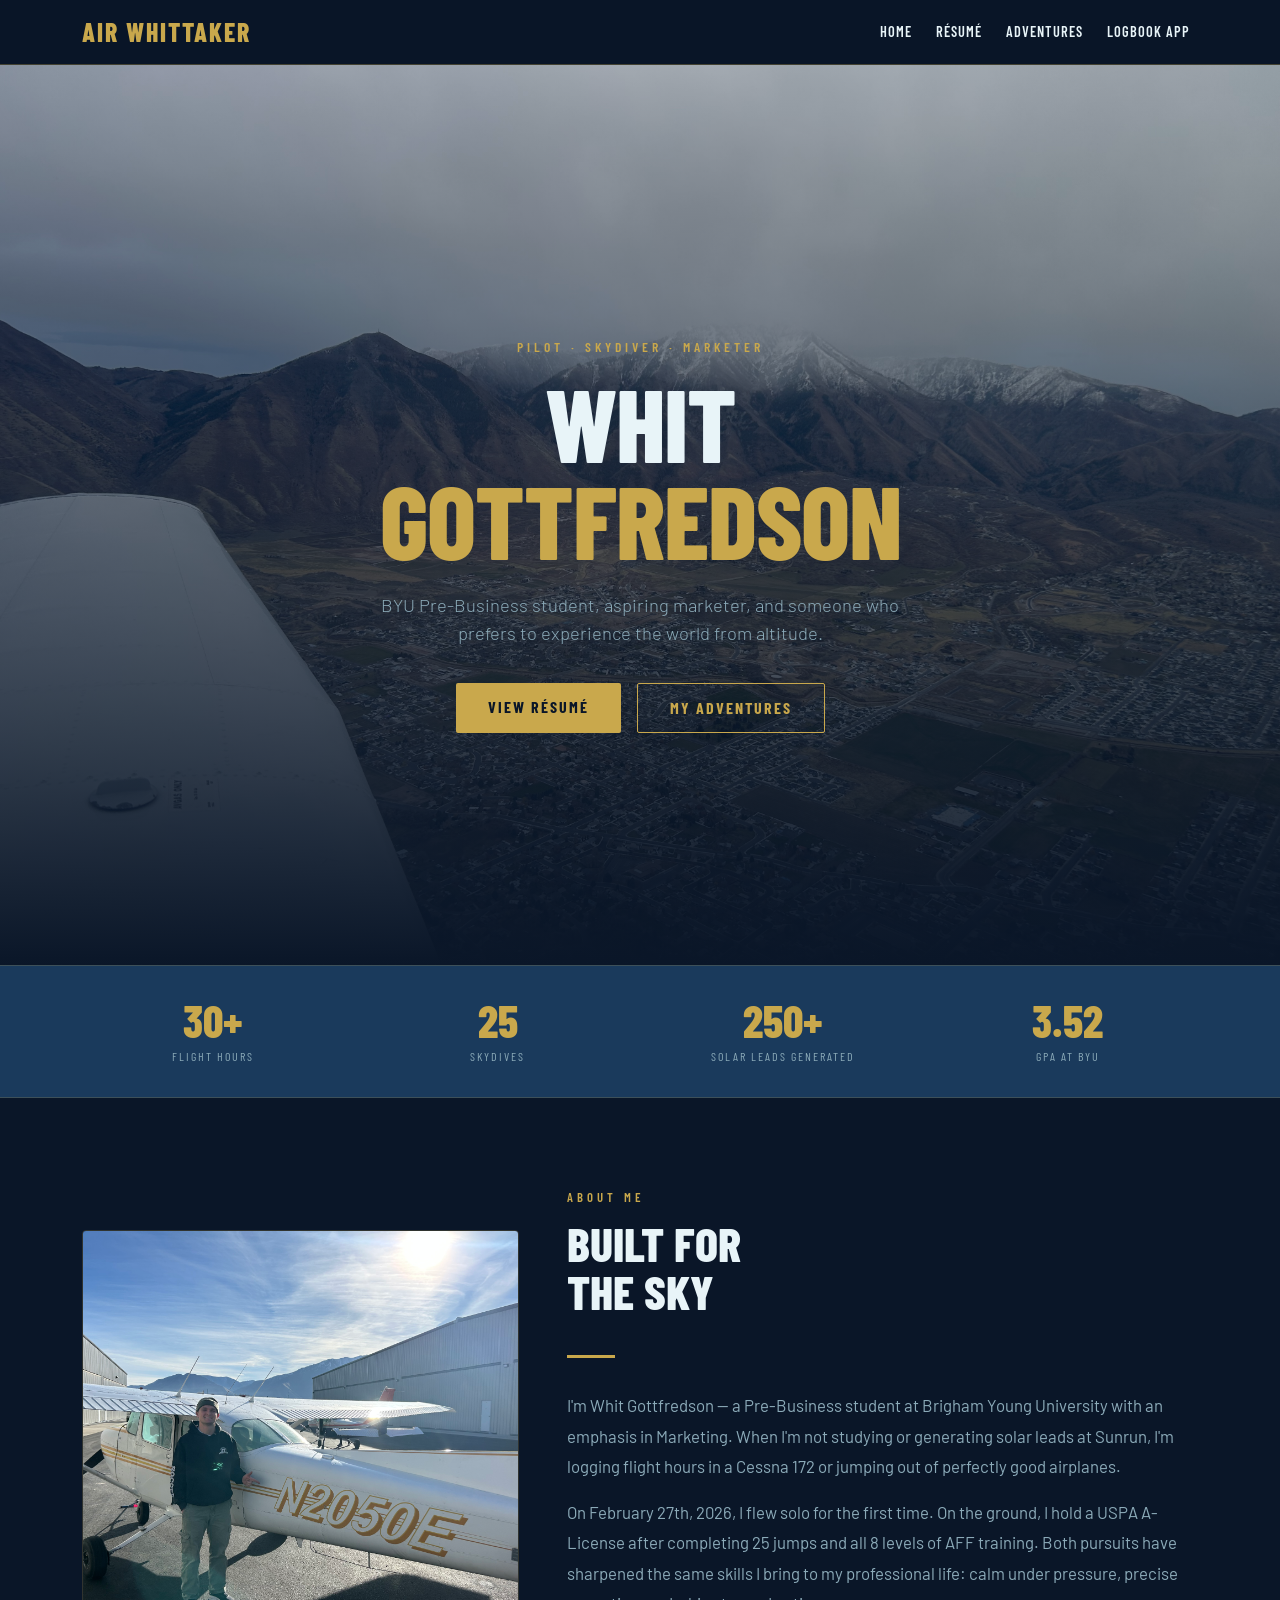
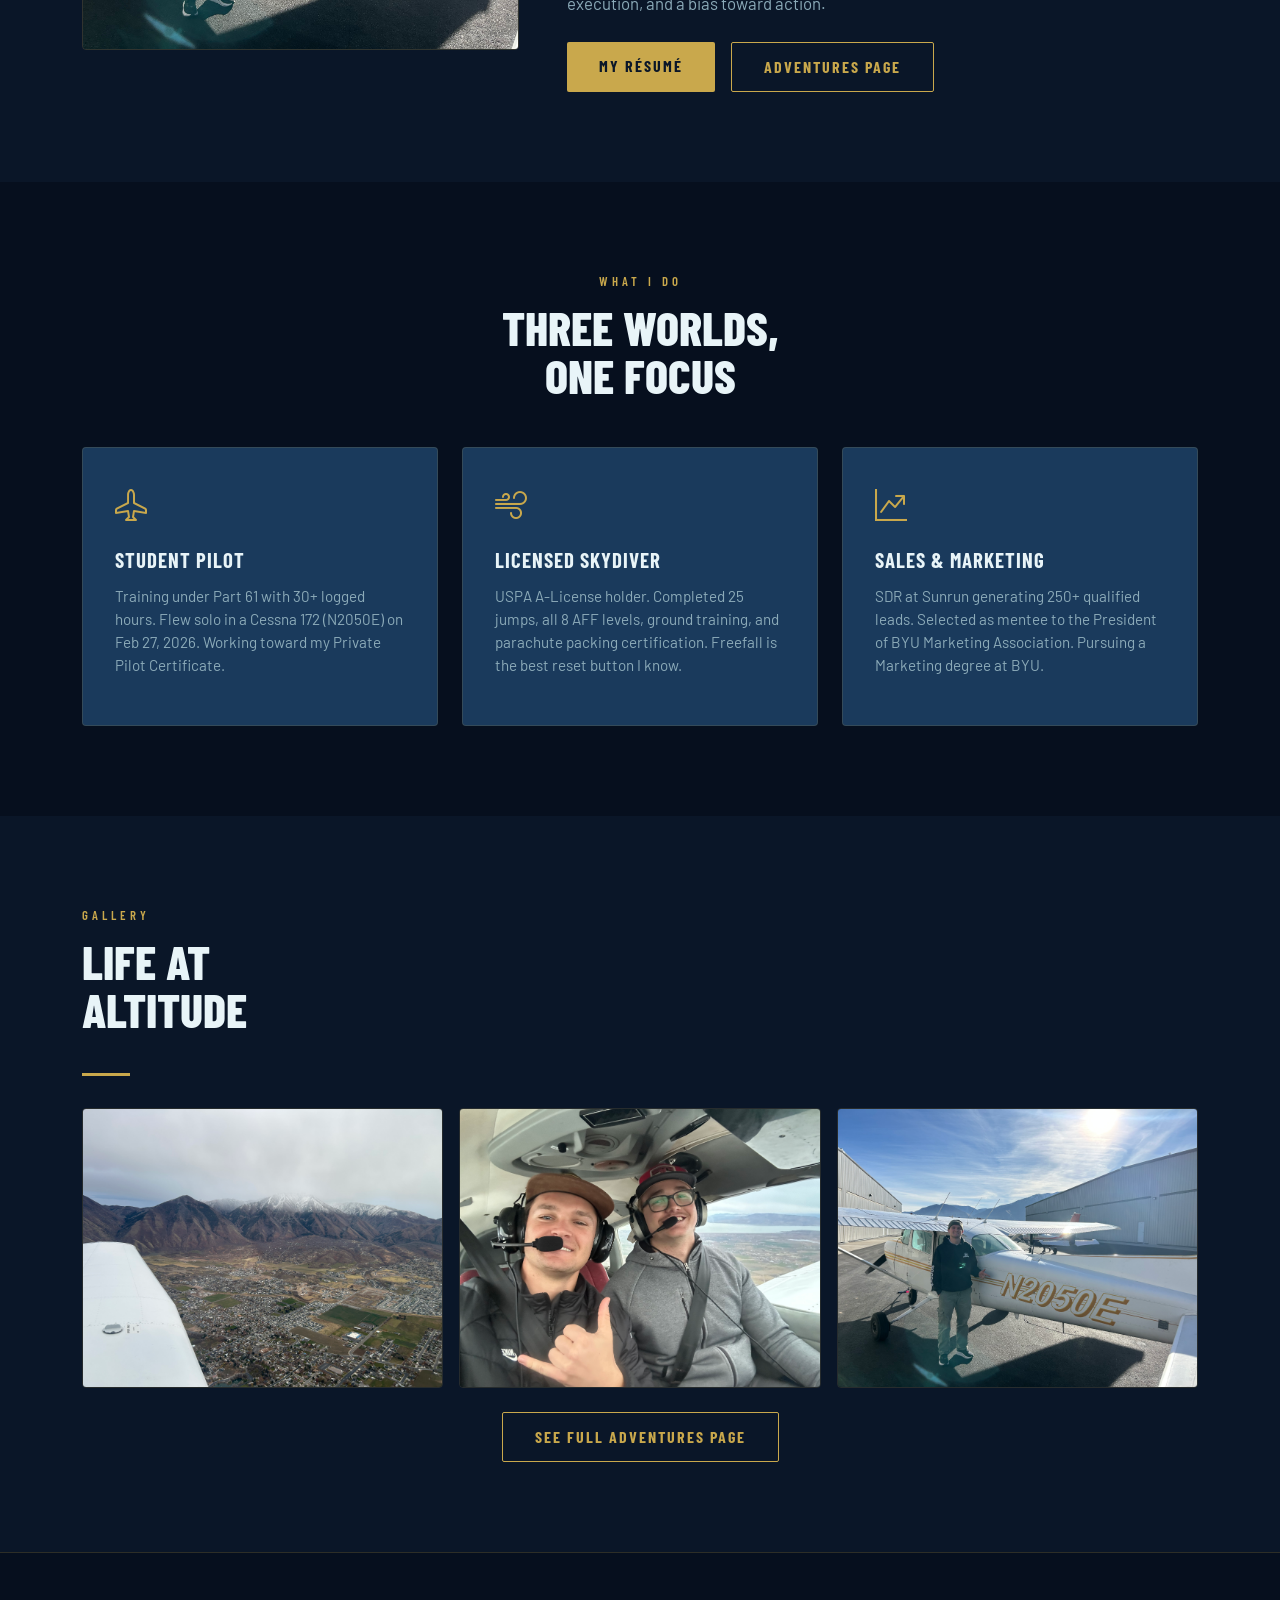
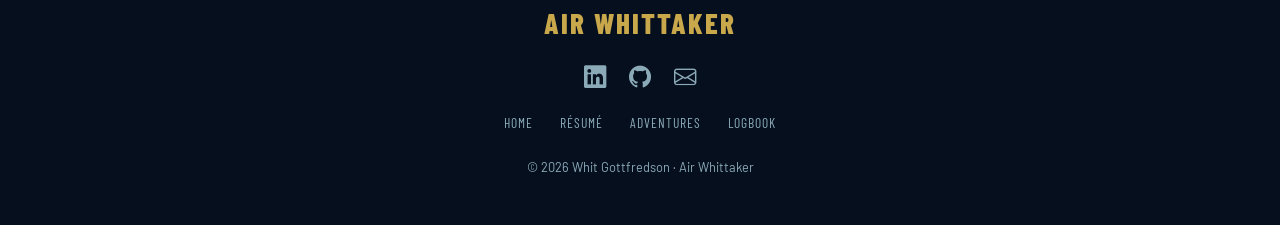
<file: index.html>
<!DOCTYPE html>
<html lang="en">
<head>
  <meta charset="UTF-8" />
  <meta name="viewport" content="width=device-width, initial-scale=1.0"/>
  <title>Whit Gottfredson | Air Whittaker</title>
  <link href="https://cdn.jsdelivr.net/npm/bootstrap@5.3.0/dist/css/bootstrap.min.css" rel="stylesheet"/>
  <link href="https://fonts.googleapis.com/css2?family=Barlow+Condensed:wght@300;400;600;700;800&family=Barlow:wght@300;400;500&display=swap" rel="stylesheet"/>
  <link rel="stylesheet" href="https://cdn.jsdelivr.net/npm/bootstrap-icons@1.11.0/font/bootstrap-icons.css"/>
  <style>
    :root {
      --sky: #0a1628;
      --horizon: #1a3a5c;
      --gold: #c9a84c;
      --light: #e8f4f8;
      --muted: #8baab8;
    }
    body { font-family: 'Barlow', sans-serif; background: var(--sky); color: var(--light); margin: 0; }

    /* NAVBAR */
    .navbar { background: rgba(10,22,40,0.97); border-bottom: 1px solid rgba(201,168,76,0.3); }
    .navbar-brand { font-family: 'Barlow Condensed', sans-serif; font-weight: 800; font-size: 1.6rem; color: var(--gold) !important; letter-spacing: 2px; }
    .nav-link { color: var(--light) !important; font-family: 'Barlow Condensed', sans-serif; font-weight: 600; letter-spacing: 1px; text-transform: uppercase; font-size: 0.9rem; }
    .nav-link:hover { color: var(--gold) !important; }

    /* HERO */
    .hero {
      min-height: 100vh;
      background: linear-gradient(to bottom, rgba(10,22,40,0.3) 0%, rgba(10,22,40,0.7) 60%, var(--sky) 100%),
                  url('flying-aerial.jpeg') center center / cover no-repeat;
      display: flex; align-items: center; justify-content: center; text-align: center;
      padding: 120px 20px 80px;
    }
    .hero-tag { font-family: 'Barlow Condensed', sans-serif; font-weight: 600; letter-spacing: 4px; text-transform: uppercase; color: var(--gold); font-size: 0.85rem; margin-bottom: 16px; }
    .hero h1 { font-family: 'Barlow Condensed', sans-serif; font-weight: 800; font-size: clamp(3.5rem, 8vw, 7rem); line-height: 0.95; text-transform: uppercase; letter-spacing: -1px; margin-bottom: 24px; }
    .hero h1 span { color: var(--gold); }
    .hero p { font-size: 1.15rem; color: var(--muted); max-width: 520px; margin: 0 auto 36px; font-weight: 300; }
    .btn-gold { background: var(--gold); color: var(--sky); font-family: 'Barlow Condensed', sans-serif; font-weight: 700; letter-spacing: 2px; text-transform: uppercase; padding: 12px 32px; border: none; border-radius: 2px; font-size: 1rem; transition: all 0.2s; }
    .btn-gold:hover { background: #e0bf6b; color: var(--sky); transform: translateY(-2px); }
    .btn-outline-gold { border: 1px solid var(--gold); color: var(--gold); font-family: 'Barlow Condensed', sans-serif; font-weight: 700; letter-spacing: 2px; text-transform: uppercase; padding: 12px 32px; background: transparent; border-radius: 2px; font-size: 1rem; transition: all 0.2s; }
    .btn-outline-gold:hover { background: var(--gold); color: var(--sky); }

    /* STATS BAR */
    .stats-bar { background: var(--horizon); border-top: 1px solid rgba(201,168,76,0.2); border-bottom: 1px solid rgba(201,168,76,0.2); padding: 32px 0; }
    .stat-item { text-align: center; }
    .stat-number { font-family: 'Barlow Condensed', sans-serif; font-weight: 800; font-size: 2.8rem; color: var(--gold); line-height: 1; }
    .stat-label { font-family: 'Barlow Condensed', sans-serif; font-weight: 400; letter-spacing: 2px; text-transform: uppercase; color: var(--muted); font-size: 0.75rem; margin-top: 4px; }

    /* SECTIONS */
    section { padding: 90px 0; }
    .section-tag { font-family: 'Barlow Condensed', sans-serif; font-weight: 600; letter-spacing: 4px; text-transform: uppercase; color: var(--gold); font-size: 0.8rem; margin-bottom: 12px; }
    .section-title { font-family: 'Barlow Condensed', sans-serif; font-weight: 800; font-size: clamp(2rem, 4vw, 3rem); text-transform: uppercase; line-height: 1; margin-bottom: 40px; }
    .divider { width: 48px; height: 3px; background: var(--gold); margin: 16px 0 32px; }

    /* ABOUT */
    .about-section { background: var(--sky); }
    .about-img { width: 100%; border-radius: 4px; object-fit: cover; height: 420px; border: 1px solid rgba(201,168,76,0.2); }

    /* CARD */
    .card-dark { background: var(--horizon); border: 1px solid rgba(201,168,76,0.15); border-radius: 4px; padding: 32px; height: 100%; transition: border-color 0.2s, transform 0.2s; }
    .card-dark:hover { border-color: var(--gold); transform: translateY(-4px); }
    .card-icon { font-size: 2rem; color: var(--gold); margin-bottom: 16px; }
    .card-title { font-family: 'Barlow Condensed', sans-serif; font-weight: 700; font-size: 1.3rem; text-transform: uppercase; letter-spacing: 1px; margin-bottom: 10px; }

    /* PHOTO GRID */
    .photo-grid img { width: 100%; height: 280px; object-fit: cover; border-radius: 4px; border: 1px solid rgba(201,168,76,0.15); transition: transform 0.3s; }
    .photo-grid img:hover { transform: scale(1.02); }

    /* FOOTER */
    footer { background: #060f1e; border-top: 1px solid rgba(201,168,76,0.2); padding: 48px 0 32px; }
    .footer-brand { font-family: 'Barlow Condensed', sans-serif; font-weight: 800; font-size: 1.8rem; color: var(--gold); letter-spacing: 2px; }
    .social-link { color: var(--muted); font-size: 1.4rem; margin: 0 10px; transition: color 0.2s; text-decoration: none; }
    .social-link:hover { color: var(--gold); }
    .footer-link { color: var(--muted); text-decoration: none; font-family: 'Barlow Condensed', sans-serif; letter-spacing: 1px; text-transform: uppercase; font-size: 0.85rem; margin: 0 12px; }
    .footer-link:hover { color: var(--gold); }
  </style>
</head>
<body>

<!-- NAVBAR -->
<nav class="navbar navbar-expand-lg sticky-top">
  <div class="container">
    <a class="navbar-brand" href="index.html">AIR WHITTAKER</a>
    <button class="navbar-toggler border-0" type="button" data-bs-toggle="collapse" data-bs-target="#navMenu">
      <span class="navbar-toggler-icon" style="filter:invert(1)"></span>
    </button>
    <div class="collapse navbar-collapse" id="navMenu">
      <ul class="navbar-nav ms-auto gap-2">
        <li class="nav-item"><a class="nav-link" href="index.html">Home</a></li>
        <li class="nav-item"><a class="nav-link" href="resume.html">Résumé</a></li>
        <li class="nav-item"><a class="nav-link" href="scratch.html">Adventures</a></li>
        <li class="nav-item"><a class="nav-link" href="app.html">Logbook App</a></li>
      </ul>
    </div>
  </div>
</nav>

<!-- HERO -->
<section class="hero">
  <div>
    <div class="hero-tag">Pilot · Skydiver · Marketer</div>
    <h1>Whit<br><span>Gottfredson</span></h1>
    <p>BYU Pre-Business student, aspiring marketer, and someone who prefers to experience the world from altitude.</p>
    <div class="d-flex gap-3 justify-content-center flex-wrap">
      <a href="resume.html" class="btn btn-gold">View Résumé</a>
      <a href="scratch.html" class="btn btn-outline-gold">My Adventures</a>
    </div>
  </div>
</section>

<!-- STATS BAR -->
<div class="stats-bar">
  <div class="container">
    <div class="row g-4">
      <div class="col-6 col-md-3 stat-item">
        <div class="stat-number">30+</div>
        <div class="stat-label">Flight Hours</div>
      </div>
      <div class="col-6 col-md-3 stat-item">
        <div class="stat-number">25</div>
        <div class="stat-label">Skydives</div>
      </div>
      <div class="col-6 col-md-3 stat-item">
        <div class="stat-number">250+</div>
        <div class="stat-label">Solar Leads Generated</div>
      </div>
      <div class="col-6 col-md-3 stat-item">
        <div class="stat-number">3.52</div>
        <div class="stat-label">GPA at BYU</div>
      </div>
    </div>
  </div>
</div>

<!-- ABOUT -->
<section class="about-section">
  <div class="container">
    <div class="row align-items-center g-5">
      <div class="col-lg-5">
        <img src="first-solo.jpeg" alt="Whit next to Cessna N2050E after first solo" class="about-img"/>
      </div>
      <div class="col-lg-7">
        <div class="section-tag">About Me</div>
        <h2 class="section-title">Built for<br>the Sky</h2>
        <div class="divider"></div>
        <p style="color:var(--muted); font-size:1.05rem; line-height:1.8;">I'm Whit Gottfredson — a Pre-Business student at Brigham Young University with an emphasis in Marketing. When I'm not studying or generating solar leads at Sunrun, I'm logging flight hours in a Cessna 172 or jumping out of perfectly good airplanes.</p>
        <p style="color:var(--muted); font-size:1.05rem; line-height:1.8;">On February 27th, 2026, I flew solo for the first time. On the ground, I hold a USPA A-License after completing 25 jumps and all 8 levels of AFF training. Both pursuits have sharpened the same skills I bring to my professional life: calm under pressure, precise execution, and a bias toward action.</p>
        <div class="d-flex gap-3 mt-4 flex-wrap">
          <a href="resume.html" class="btn btn-gold">My Résumé</a>
          <a href="scratch.html" class="btn btn-outline-gold">Adventures Page</a>
        </div>
      </div>
    </div>
  </div>
</section>

<!-- WHAT I DO -->
<section style="background: #060f1e;">
  <div class="container">
    <div class="text-center mb-5">
      <div class="section-tag">What I Do</div>
      <h2 class="section-title">Three Worlds,<br>One Focus</h2>
    </div>
    <div class="row g-4">
      <div class="col-md-4">
        <div class="card-dark">
          <div class="card-icon"><i class="bi bi-airplane"></i></div>
          <div class="card-title">Student Pilot</div>
          <p style="color:var(--muted); font-size:0.95rem;">Training under Part 61 with 30+ logged hours. Flew solo in a Cessna 172 (N2050E) on Feb 27, 2026. Working toward my Private Pilot Certificate.</p>
        </div>
      </div>
      <div class="col-md-4">
        <div class="card-dark">
          <div class="card-icon"><i class="bi bi-wind"></i></div>
          <div class="card-title">Licensed Skydiver</div>
          <p style="color:var(--muted); font-size:0.95rem;">USPA A-License holder. Completed 25 jumps, all 8 AFF levels, ground training, and parachute packing certification. Freefall is the best reset button I know.</p>
        </div>
      </div>
      <div class="col-md-4">
        <div class="card-dark">
          <div class="card-icon"><i class="bi bi-graph-up-arrow"></i></div>
          <div class="card-title">Sales & Marketing</div>
          <p style="color:var(--muted); font-size:0.95rem;">SDR at Sunrun generating 250+ qualified leads. Selected as mentee to the President of BYU Marketing Association. Pursuing a Marketing degree at BYU.</p>
        </div>
      </div>
    </div>
  </div>
</section>

<!-- PHOTO GRID -->
<section style="background: var(--sky);">
  <div class="container">
    <div class="section-tag">Gallery</div>
    <h2 class="section-title">Life at<br>Altitude</h2>
    <div class="divider"></div>
    <div class="row g-3 photo-grid">
      <div class="col-md-4">
        <img src="flying-aerial.jpeg" alt="Aerial view over Utah Valley from Cessna"/>
      </div>
      <div class="col-md-4">
        <img src="cockpit-selfie.jpeg" alt="Cockpit selfie with flight instructor"/>
      </div>
      <div class="col-md-4">
        <img src="first-solo.jpeg" alt="First solo flight next to Cessna N2050E"/>
      </div>
    </div>
    <div class="text-center mt-4">
      <a href="scratch.html" class="btn btn-outline-gold">See Full Adventures Page</a>
    </div>
  </div>
</section>

<!-- FOOTER -->
<footer>
  <div class="container text-center">
    <div class="footer-brand mb-3">AIR WHITTAKER</div>
    <div class="mb-3">
      <a href="https://www.linkedin.com/in/whitgottfredson" target="_blank" class="social-link"><i class="bi bi-linkedin"></i></a>
      <a href="https://github.com/whitgottfredson" target="_blank" class="social-link"><i class="bi bi-github"></i></a>
      <a href="mailto:whitgottfredson@gmail.com" class="social-link"><i class="bi bi-envelope"></i></a>
    </div>
    <div class="mb-4">
      <a href="index.html" class="footer-link">Home</a>
      <a href="resume.html" class="footer-link">Résumé</a>
      <a href="scratch.html" class="footer-link">Adventures</a>
      <a href="app.html" class="footer-link">Logbook</a>
    </div>
    <p style="color:var(--muted); font-size:0.8rem;">© 2026 Whit Gottfredson · Air Whittaker</p>
  </div>
</footer>

<script src="https://cdn.jsdelivr.net/npm/bootstrap@5.3.0/dist/js/bootstrap.bundle.min.js"></script>
</body>
</html>
</file>
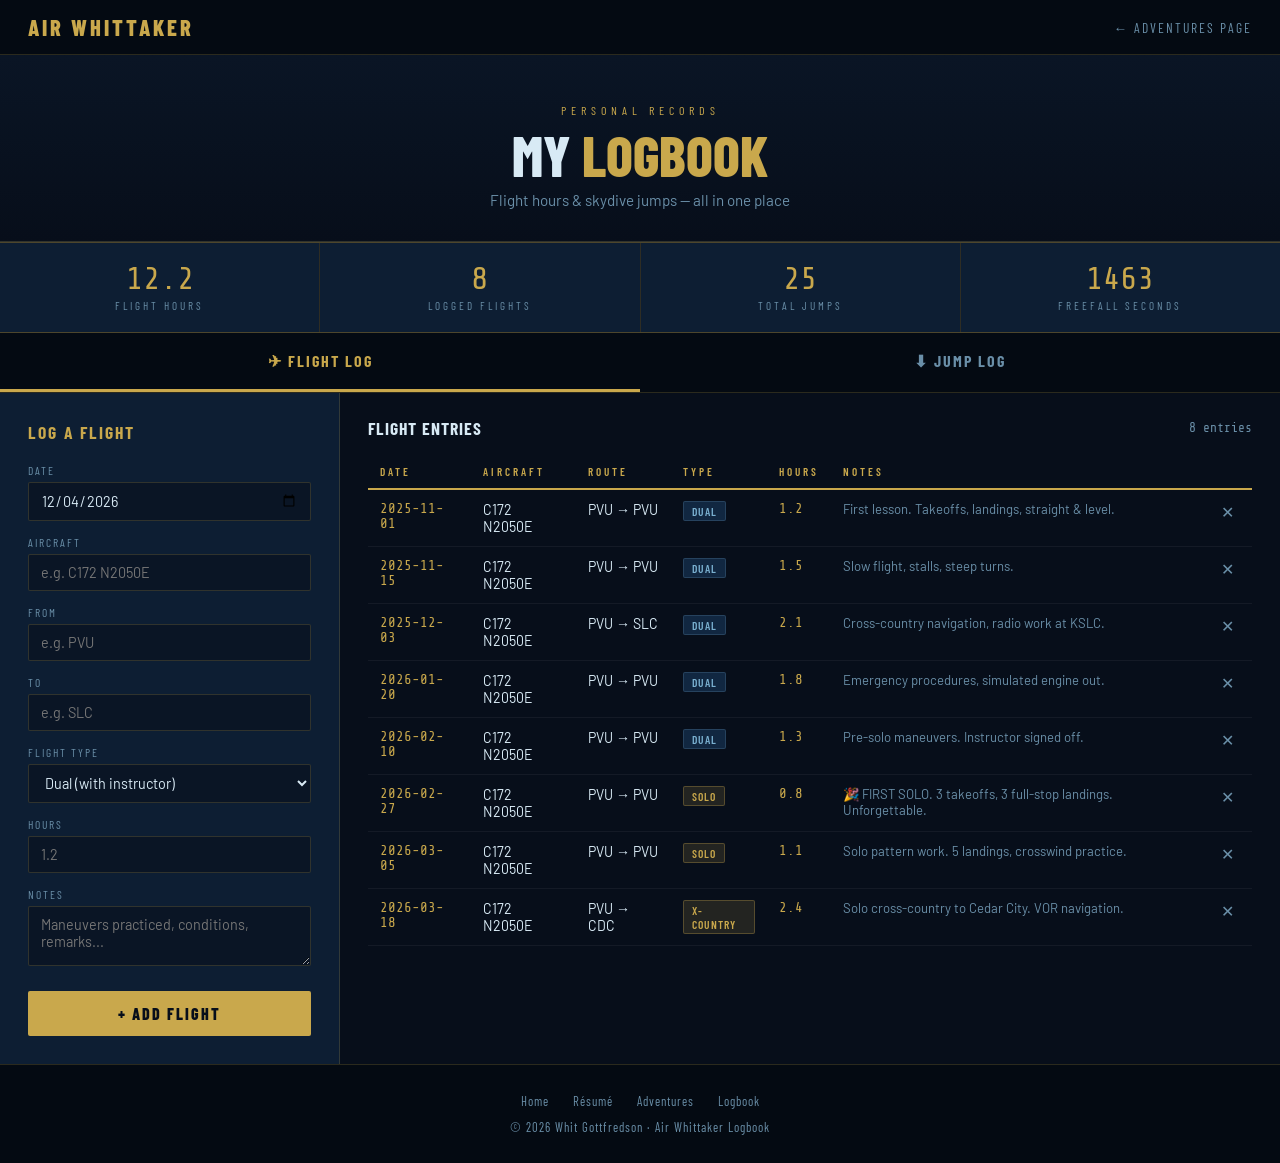
<file: app.html>
<!DOCTYPE html>
<html lang="en">
<head>
  <meta charset="UTF-8"/>
  <meta name="viewport" content="width=device-width, initial-scale=1.0"/>
  <title>Logbook | Air Whittaker</title>
  <link href="https://fonts.googleapis.com/css2?family=Barlow+Condensed:wght@400;600;700;800&family=Barlow:wght@300;400;500&family=Share+Tech+Mono&display=swap" rel="stylesheet"/>
  <style>
    :root {
      --bg: #070e1a;
      --panel: #0d1e33;
      --border: rgba(201,168,76,0.2);
      --gold: #c9a84c;
      --gold-bright: #e0bf6b;
      --sky: #1a3a5c;
      --text: #d8eaf5;
      --muted: #6a8fa8;
      --green: #4caf7d;
      --red: #e05555;
      --mono: 'Share Tech Mono', monospace;
    }
    * { box-sizing: border-box; margin: 0; padding: 0; }
    body { font-family: 'Barlow', sans-serif; background: var(--bg); color: var(--text); min-height: 100vh; }

    /* NAV */
    .top-bar { background: #040a12; border-bottom: 1px solid var(--border); padding: 14px 28px; display: flex; justify-content: space-between; align-items: center; flex-wrap: wrap; gap: 10px; }
    .top-bar .brand { font-family: 'Barlow Condensed', sans-serif; font-weight: 800; font-size: 1.4rem; color: var(--gold); letter-spacing: 3px; text-decoration: none; text-transform: uppercase; }
    .top-bar .back-link { color: var(--muted); text-decoration: none; font-family: 'Barlow Condensed', sans-serif; font-size: 0.85rem; letter-spacing: 2px; text-transform: uppercase; transition: color 0.2s; }
    .top-bar .back-link:hover { color: var(--gold); }

    /* HEADER */
    .app-header { padding: 48px 28px 32px; text-align: center; border-bottom: 1px solid var(--border); background: linear-gradient(to bottom, #0a1525, var(--bg)); }
    .app-header .eyebrow { font-family: 'Barlow Condensed', sans-serif; font-size: 0.75rem; letter-spacing: 5px; text-transform: uppercase; color: var(--gold); margin-bottom: 10px; }
    .app-header h1 { font-family: 'Barlow Condensed', sans-serif; font-weight: 800; font-size: clamp(2.2rem, 5vw, 3.5rem); text-transform: uppercase; line-height: 1; margin-bottom: 8px; }
    .app-header h1 span { color: var(--gold); }
    .app-header p { color: var(--muted); font-size: 0.95rem; }

    /* TOTALS BAR */
    .totals-bar { display: flex; flex-wrap: wrap; gap: 1px; background: var(--border); border-top: 1px solid var(--border); border-bottom: 1px solid var(--border); }
    .total-item { flex: 1 1 160px; background: var(--panel); padding: 20px 24px; text-align: center; }
    .total-num { font-family: var(--mono); font-size: 2rem; color: var(--gold); line-height: 1; }
    .total-label { font-family: 'Barlow Condensed', sans-serif; font-size: 0.7rem; letter-spacing: 3px; text-transform: uppercase; color: var(--muted); margin-top: 4px; }

    /* TABS */
    .tabs { display: flex; border-bottom: 1px solid var(--border); background: #040a12; }
    .tab-btn { flex: 1; padding: 18px; font-family: 'Barlow Condensed', sans-serif; font-weight: 700; font-size: 1rem; letter-spacing: 2px; text-transform: uppercase; background: none; border: none; color: var(--muted); cursor: pointer; border-bottom: 3px solid transparent; transition: all 0.2s; }
    .tab-btn.active { color: var(--gold); border-bottom-color: var(--gold); }
    .tab-btn:hover { color: var(--text); }

    /* MAIN LAYOUT */
    .app-body { display: flex; flex-wrap: wrap; gap: 0; min-height: calc(100vh - 320px); }
    .form-panel { width: 340px; min-width: 300px; flex-shrink: 0; background: var(--panel); border-right: 1px solid var(--border); padding: 28px; }
    .log-panel { flex: 1; min-width: 0; padding: 24px 28px; overflow-x: auto; }

    @media (max-width: 720px) {
      .form-panel { width: 100%; border-right: none; border-bottom: 1px solid var(--border); }
    }

    /* FORM */
    .form-title { font-family: 'Barlow Condensed', sans-serif; font-weight: 700; font-size: 1.1rem; text-transform: uppercase; letter-spacing: 2px; color: var(--gold); margin-bottom: 20px; }
    .field { margin-bottom: 14px; }
    .field label { display: block; font-family: 'Barlow Condensed', sans-serif; font-size: 0.72rem; letter-spacing: 2px; text-transform: uppercase; color: var(--muted); margin-bottom: 5px; }
    .field input, .field select, .field textarea {
      width: 100%; background: #0a1525; border: 1px solid rgba(201,168,76,0.2); border-radius: 2px;
      color: var(--text); font-family: 'Barlow', sans-serif; font-size: 0.9rem; padding: 9px 12px;
      outline: none; transition: border-color 0.2s;
    }
    .field input:focus, .field select:focus, .field textarea:focus { border-color: var(--gold); }
    .field textarea { resize: vertical; min-height: 60px; }
    .field select option { background: #0d1e33; }
    .btn-add { width: 100%; padding: 13px; background: var(--gold); color: var(--bg); font-family: 'Barlow Condensed', sans-serif; font-weight: 800; font-size: 1rem; letter-spacing: 2px; text-transform: uppercase; border: none; border-radius: 2px; cursor: pointer; margin-top: 8px; transition: background 0.2s; }
    .btn-add:hover { background: var(--gold-bright); }

    /* TAB PANELS */
    .tab-panel { display: none; }
    .tab-panel.active { display: block; }

    /* TABLE */
    .log-header { display: flex; justify-content: space-between; align-items: center; margin-bottom: 16px; flex-wrap: wrap; gap: 10px; }
    .log-header h3 { font-family: 'Barlow Condensed', sans-serif; font-weight: 700; font-size: 1.1rem; text-transform: uppercase; letter-spacing: 1px; color: var(--text); }
    .entry-count { font-family: var(--mono); font-size: 0.8rem; color: var(--muted); }
    table { width: 100%; border-collapse: collapse; font-size: 0.88rem; min-width: 560px; }
    thead tr { border-bottom: 2px solid var(--gold); }
    th { font-family: 'Barlow Condensed', sans-serif; font-size: 0.7rem; letter-spacing: 3px; text-transform: uppercase; color: var(--gold); padding: 10px 12px; text-align: left; font-weight: 600; }
    tbody tr { border-bottom: 1px solid rgba(255,255,255,0.05); transition: background 0.15s; }
    tbody tr:hover { background: rgba(201,168,76,0.04); }
    td { padding: 11px 12px; color: var(--text); font-family: 'Barlow', sans-serif; vertical-align: top; }
    td.mono { font-family: var(--mono); color: var(--gold); }
    td.muted { color: var(--muted); font-size: 0.82rem; }
    .delete-btn { background: none; border: none; color: var(--muted); cursor: pointer; font-size: 1rem; padding: 2px 6px; border-radius: 2px; transition: color 0.2s, background 0.2s; }
    .delete-btn:hover { color: var(--red); background: rgba(224,85,85,0.1); }
    .empty-state { text-align: center; padding: 60px 20px; color: var(--muted); }
    .empty-state .icon { font-size: 2.5rem; margin-bottom: 12px; opacity: 0.4; }
    .empty-state p { font-family: 'Barlow Condensed', sans-serif; font-size: 1rem; letter-spacing: 1px; }

    /* BADGE */
    .badge { display: inline-block; padding: 2px 8px; border-radius: 2px; font-size: 0.72rem; font-family: 'Barlow Condensed', sans-serif; letter-spacing: 1px; text-transform: uppercase; font-weight: 600; }
    .badge-solo { background: rgba(201,168,76,0.15); color: var(--gold); border: 1px solid rgba(201,168,76,0.3); }
    .badge-dual { background: rgba(26,58,92,0.6); color: #7ab0d0; border: 1px solid rgba(122,176,208,0.2); }
    .badge-aff { background: rgba(76,175,125,0.1); color: var(--green); border: 1px solid rgba(76,175,125,0.25); }
    .badge-fun { background: rgba(201,168,76,0.1); color: var(--gold-bright); border: 1px solid rgba(201,168,76,0.2); }

    footer { background: #040a12; border-top: 1px solid var(--border); padding: 28px; text-align: center; }
    footer p { color: var(--muted); font-size: 0.8rem; font-family: 'Barlow Condensed', sans-serif; letter-spacing: 1px; }
    footer a { color: var(--muted); text-decoration: none; margin: 0 10px; }
    footer a:hover { color: var(--gold); }
  </style>
</head>
<body>

<div class="top-bar">
  <a href="index.html" class="brand">Air Whittaker</a>
  <a href="scratch.html" class="back-link">← Adventures Page</a>
</div>

<div class="app-header">
  <div class="eyebrow">Personal Records</div>
  <h1>My <span>Logbook</span></h1>
  <p>Flight hours & skydive jumps — all in one place</p>
</div>

<!-- TOTALS BAR -->
<div class="totals-bar">
  <div class="total-item">
    <div class="total-num" id="total-hours">30.2</div>
    <div class="total-label">Flight Hours</div>
  </div>
  <div class="total-item">
    <div class="total-num" id="total-flights">0</div>
    <div class="total-label">Logged Flights</div>
  </div>
  <div class="total-item">
    <div class="total-num" id="total-jumps">25</div>
    <div class="total-label">Total Jumps</div>
  </div>
  <div class="total-item">
    <div class="total-num" id="total-freefall">0</div>
    <div class="total-label">Freefall Seconds</div>
  </div>
</div>

<!-- TABS -->
<div class="tabs">
  <button class="tab-btn active" onclick="switchTab('flights', this)">✈ Flight Log</button>
  <button class="tab-btn" onclick="switchTab('jumps', this)">⬇ Jump Log</button>
</div>

<!-- APP BODY -->
<div class="app-body">

  <!-- FLIGHT FORM -->
  <div class="form-panel" id="form-flights">
    <div class="form-title">Log a Flight</div>
    <div class="field"><label>Date</label><input type="date" id="f-date"/></div>
    <div class="field"><label>Aircraft</label><input type="text" id="f-aircraft" placeholder="e.g. C172 N2050E"/></div>
    <div class="field"><label>From</label><input type="text" id="f-from" placeholder="e.g. PVU"/></div>
    <div class="field"><label>To</label><input type="text" id="f-to" placeholder="e.g. SLC"/></div>
    <div class="field">
      <label>Flight Type</label>
      <select id="f-type">
        <option value="dual">Dual (with instructor)</option>
        <option value="solo">Solo</option>
        <option value="xc">Cross-Country</option>
        <option value="sim">Simulator</option>
      </select>
    </div>
    <div class="field"><label>Hours</label><input type="number" id="f-hours" placeholder="1.2" step="0.1" min="0"/></div>
    <div class="field"><label>Notes</label><textarea id="f-notes" placeholder="Maneuvers practiced, conditions, remarks..."></textarea></div>
    <button class="btn-add" onclick="addFlight()">+ Add Flight</button>
  </div>

  <!-- JUMP FORM -->
  <div class="form-panel" id="form-jumps" style="display:none;">
    <div class="form-title">Log a Jump</div>
    <div class="field"><label>Date</label><input type="date" id="j-date"/></div>
    <div class="field"><label>Dropzone</label><input type="text" id="j-dz" placeholder="e.g. Skydive Utah"/></div>
    <div class="field"><label>Exit Altitude (ft)</label><input type="number" id="j-alt" placeholder="14000"/></div>
    <div class="field"><label>Freefall Time (sec)</label><input type="number" id="j-ff" placeholder="60"/></div>
    <div class="field">
      <label>Jump Type</label>
      <select id="j-type">
        <option value="aff">AFF Training</option>
        <option value="fun">Fun Jump</option>
        <option value="coached">Coached Jump</option>
        <option value="tandem">Tandem</option>
      </select>
    </div>
    <div class="field"><label>Equipment</label><input type="text" id="j-gear" placeholder="e.g. Student rig / Sabre2 170"/></div>
    <div class="field"><label>Notes</label><textarea id="j-notes" placeholder="Maneuvers, canopy flight, debrief notes..."></textarea></div>
    <button class="btn-add" onclick="addJump()">+ Add Jump</button>
  </div>

  <!-- LOG PANEL -->
  <div class="log-panel">

    <!-- FLIGHTS TABLE -->
    <div class="tab-panel active" id="panel-flights">
      <div class="log-header">
        <h3>Flight Entries</h3>
        <span class="entry-count" id="flight-count">0 entries</span>
      </div>
      <table>
        <thead>
          <tr>
            <th>Date</th>
            <th>Aircraft</th>
            <th>Route</th>
            <th>Type</th>
            <th>Hours</th>
            <th>Notes</th>
            <th></th>
          </tr>
        </thead>
        <tbody id="flight-tbody"></tbody>
      </table>
      <div class="empty-state" id="flight-empty">
        <div class="icon">✈</div>
        <p>No flights logged yet.<br>Add your first entry on the left.</p>
      </div>
    </div>

    <!-- JUMPS TABLE -->
    <div class="tab-panel" id="panel-jumps">
      <div class="log-header">
        <h3>Jump Entries</h3>
        <span class="entry-count" id="jump-count">0 entries</span>
      </div>
      <table>
        <thead>
          <tr>
            <th>#</th>
            <th>Date</th>
            <th>Dropzone</th>
            <th>Alt (ft)</th>
            <th>FF (sec)</th>
            <th>Type</th>
            <th>Notes</th>
            <th></th>
          </tr>
        </thead>
        <tbody id="jump-tbody"></tbody>
      </table>
      <div class="empty-state" id="jump-empty">
        <div class="icon">⬇</div>
        <p>No jumps logged yet.<br>Add your first entry on the left.</p>
      </div>
    </div>

  </div>
</div>

<footer>
  <p>
    <a href="index.html">Home</a>
    <a href="resume.html">Résumé</a>
    <a href="scratch.html">Adventures</a>
    <a href="app.html">Logbook</a>
  </p>
  <p style="margin-top:10px;">© 2026 Whit Gottfredson · Air Whittaker Logbook</p>
</footer>

<script>
  // ---- STATE ----
  let flights = JSON.parse(localStorage.getItem('aw_flights') || '[]');
  let jumps   = JSON.parse(localStorage.getItem('aw_jumps')   || '[]');

  // Pre-load Whit's real data on first visit
  if (flights.length === 0 && jumps.length === 0) {
    flights = [
      { date:'2025-11-01', aircraft:'C172 N2050E', from:'PVU', to:'PVU', type:'dual', hours:1.2, notes:'First lesson. Takeoffs, landings, straight & level.' },
      { date:'2025-11-15', aircraft:'C172 N2050E', from:'PVU', to:'PVU', type:'dual', hours:1.5, notes:'Slow flight, stalls, steep turns.' },
      { date:'2025-12-03', aircraft:'C172 N2050E', from:'PVU', to:'SLC', type:'dual', hours:2.1, notes:'Cross-country navigation, radio work at KSLC.' },
      { date:'2026-01-20', aircraft:'C172 N2050E', from:'PVU', to:'PVU', type:'dual', hours:1.8, notes:'Emergency procedures, simulated engine out.' },
      { date:'2026-02-10', aircraft:'C172 N2050E', from:'PVU', to:'PVU', type:'dual', hours:1.3, notes:'Pre-solo maneuvers. Instructor signed off.' },
      { date:'2026-02-27', aircraft:'C172 N2050E', from:'PVU', to:'PVU', type:'solo', hours:0.8, notes:'🎉 FIRST SOLO. 3 takeoffs, 3 full-stop landings. Unforgettable.' },
      { date:'2026-03-05', aircraft:'C172 N2050E', from:'PVU', to:'PVU', type:'solo', hours:1.1, notes:'Solo pattern work. 5 landings, crosswind practice.' },
      { date:'2026-03-18', aircraft:'C172 N2050E', from:'PVU', to:'CDC', type:'xc', hours:2.4, notes:'Solo cross-country to Cedar City. VOR navigation.' },
    ];
    jumps = [
      { date:'2024-06-10', dz:'Skydive Utah', alt:14000, ff:50, type:'aff', gear:'Student rig', notes:'AFF Level 1 — First exit. Mind blown.' },
      { date:'2024-06-12', dz:'Skydive Utah', alt:14000, ff:50, type:'aff', gear:'Student rig', notes:'AFF Level 2 — Altitude awareness drills.' },
      { date:'2024-06-14', dz:'Skydive Utah', alt:14000, ff:55, type:'aff', gear:'Student rig', notes:'AFF Level 3 — Turns and forward movement.' },
      { date:'2024-06-18', dz:'Skydive Utah', alt:14000, ff:55, type:'aff', gear:'Student rig', notes:'AFF Level 4 — Solo exit, instructor followed.' },
      { date:'2024-06-20', dz:'Skydive Utah', alt:14000, ff:55, type:'aff', gear:'Student rig', notes:'AFF Level 5 — Backloops and delta tracking.' },
      { date:'2024-06-22', dz:'Skydive Utah', alt:14000, ff:60, type:'aff', gear:'Student rig', notes:'AFF Level 6 — Docking with instructor in freefall.' },
      { date:'2024-06-25', dz:'Skydive Utah', alt:14000, ff:60, type:'aff', gear:'Student rig', notes:'AFF Level 7 — Freestyle + canopy drills.' },
      { date:'2024-06-27', dz:'Skydive Utah', alt:14000, ff:60, type:'aff', gear:'Student rig', notes:'AFF Level 8 — Final evaluation. Passed!' },
      { date:'2024-07-01', dz:'Skydive Utah', alt:14000, ff:58, type:'fun', gear:'Sabre2 190', notes:'First unsupervised jump after AFF!' },
      { date:'2024-07-03', dz:'Skydive Utah', alt:14000, ff:60, type:'fun', gear:'Sabre2 190', notes:'Tracking drill with other jumpers.' },
    ];
    // Fill to 25 jumps
    for (let i = 11; i <= 25; i++) {
      jumps.push({ date:`2024-07-${String(i+1).padStart(2,'0')}`, dz:'Skydive Utah', alt:14000, ff:60, type:'fun', gear:'Sabre2 190', notes:`Jump ${i} — building canopy skills and freefall confidence.` });
    }
    save();
  }

  function save() {
    localStorage.setItem('aw_flights', JSON.stringify(flights));
    localStorage.setItem('aw_jumps', JSON.stringify(jumps));
  }

  // ---- RENDER ----
  function render() {
    // Flights
    const tbody = document.getElementById('flight-tbody');
    tbody.innerHTML = '';
    let totalHours = 0;
    flights.forEach((f, i) => {
      totalHours += parseFloat(f.hours) || 0;
      const badge = f.type === 'solo' ? 'badge-solo' : f.type === 'xc' ? 'badge-solo' : 'badge-dual';
      const label = f.type === 'solo' ? 'Solo' : f.type === 'xc' ? 'X-Country' : f.type === 'sim' ? 'Sim' : 'Dual';
      tbody.innerHTML += `<tr>
        <td class="mono">${f.date}</td>
        <td>${f.aircraft}</td>
        <td>${f.from} → ${f.to}</td>
        <td><span class="badge ${badge}">${label}</span></td>
        <td class="mono">${parseFloat(f.hours).toFixed(1)}</td>
        <td class="muted">${f.notes}</td>
        <td><button class="delete-btn" onclick="deleteFlight(${i})" title="Delete">✕</button></td>
      </tr>`;
    });
    document.getElementById('flight-empty').style.display = flights.length ? 'none' : 'block';
    document.getElementById('flight-count').textContent = `${flights.length} entr${flights.length === 1 ? 'y' : 'ies'}`;
    document.getElementById('total-hours').textContent = totalHours.toFixed(1);
    document.getElementById('total-flights').textContent = flights.length;

    // Jumps
    const jtbody = document.getElementById('jump-tbody');
    jtbody.innerHTML = '';
    let totalFF = 0;
    jumps.forEach((j, i) => {
      totalFF += parseInt(j.ff) || 0;
      const badge = j.type === 'aff' ? 'badge-aff' : 'badge-fun';
      const label = j.type === 'aff' ? 'AFF' : j.type === 'coached' ? 'Coached' : j.type === 'tandem' ? 'Tandem' : 'Fun';
      jtbody.innerHTML += `<tr>
        <td class="mono">${i + 1}</td>
        <td class="mono">${j.date}</td>
        <td>${j.dz}</td>
        <td class="mono">${j.alt.toLocaleString()}</td>
        <td class="mono">${j.ff}s</td>
        <td><span class="badge ${badge}">${label}</span></td>
        <td class="muted">${j.notes}</td>
        <td><button class="delete-btn" onclick="deleteJump(${i})" title="Delete">✕</button></td>
      </tr>`;
    });
    document.getElementById('jump-empty').style.display = jumps.length ? 'none' : 'block';
    document.getElementById('jump-count').textContent = `${jumps.length} entr${jumps.length === 1 ? 'y' : 'ies'}`;
    document.getElementById('total-jumps').textContent = jumps.length;
    document.getElementById('total-freefall').textContent = totalFF;
  }

  // ---- ADD / DELETE ----
  function addFlight() {
    const date = document.getElementById('f-date').value;
    const aircraft = document.getElementById('f-aircraft').value.trim();
    const from = document.getElementById('f-from').value.trim().toUpperCase();
    const to = document.getElementById('f-to').value.trim().toUpperCase();
    const type = document.getElementById('f-type').value;
    const hours = document.getElementById('f-hours').value;
    const notes = document.getElementById('f-notes').value.trim();
    if (!date || !aircraft || !from || !to || !hours) { alert('Please fill in Date, Aircraft, From, To, and Hours.'); return; }
    flights.unshift({ date, aircraft, from, to, type, hours: parseFloat(hours), notes });
    save(); render();
    ['f-date','f-aircraft','f-from','f-to','f-hours','f-notes'].forEach(id => document.getElementById(id).value = '');
  }

  function addJump() {
    const date = document.getElementById('j-date').value;
    const dz = document.getElementById('j-dz').value.trim();
    const alt = document.getElementById('j-alt').value;
    const ff = document.getElementById('j-ff').value;
    const type = document.getElementById('j-type').value;
    const gear = document.getElementById('j-gear').value.trim();
    const notes = document.getElementById('j-notes').value.trim();
    if (!date || !dz || !alt) { alert('Please fill in Date, Dropzone, and Altitude.'); return; }
    jumps.unshift({ date, dz, alt: parseInt(alt), ff: parseInt(ff) || 0, type, gear, notes });
    save(); render();
    ['j-date','j-dz','j-alt','j-ff','j-gear','j-notes'].forEach(id => document.getElementById(id).value = '');
  }

  function deleteFlight(i) { if (confirm('Delete this flight entry?')) { flights.splice(i, 1); save(); render(); } }
  function deleteJump(i) { if (confirm('Delete this jump entry?')) { jumps.splice(i, 1); save(); render(); } }

  // ---- TABS ----
  function switchTab(tab, btn) {
    document.querySelectorAll('.tab-btn').forEach(b => b.classList.remove('active'));
    document.querySelectorAll('.tab-panel').forEach(p => p.classList.remove('active'));
    document.getElementById('form-flights').style.display = tab === 'flights' ? 'block' : 'none';
    document.getElementById('form-jumps').style.display = tab === 'jumps' ? 'block' : 'none';
    document.getElementById('panel-flights').classList.toggle('active', tab === 'flights');
    document.getElementById('panel-jumps').classList.toggle('active', tab === 'jumps');
    btn.classList.add('active');
  }

  // Set today's date as default
  const today = new Date().toISOString().split('T')[0];
  document.getElementById('f-date').value = today;
  document.getElementById('j-date').value = today;

  render();
</script>
</body>
</html>
</file>
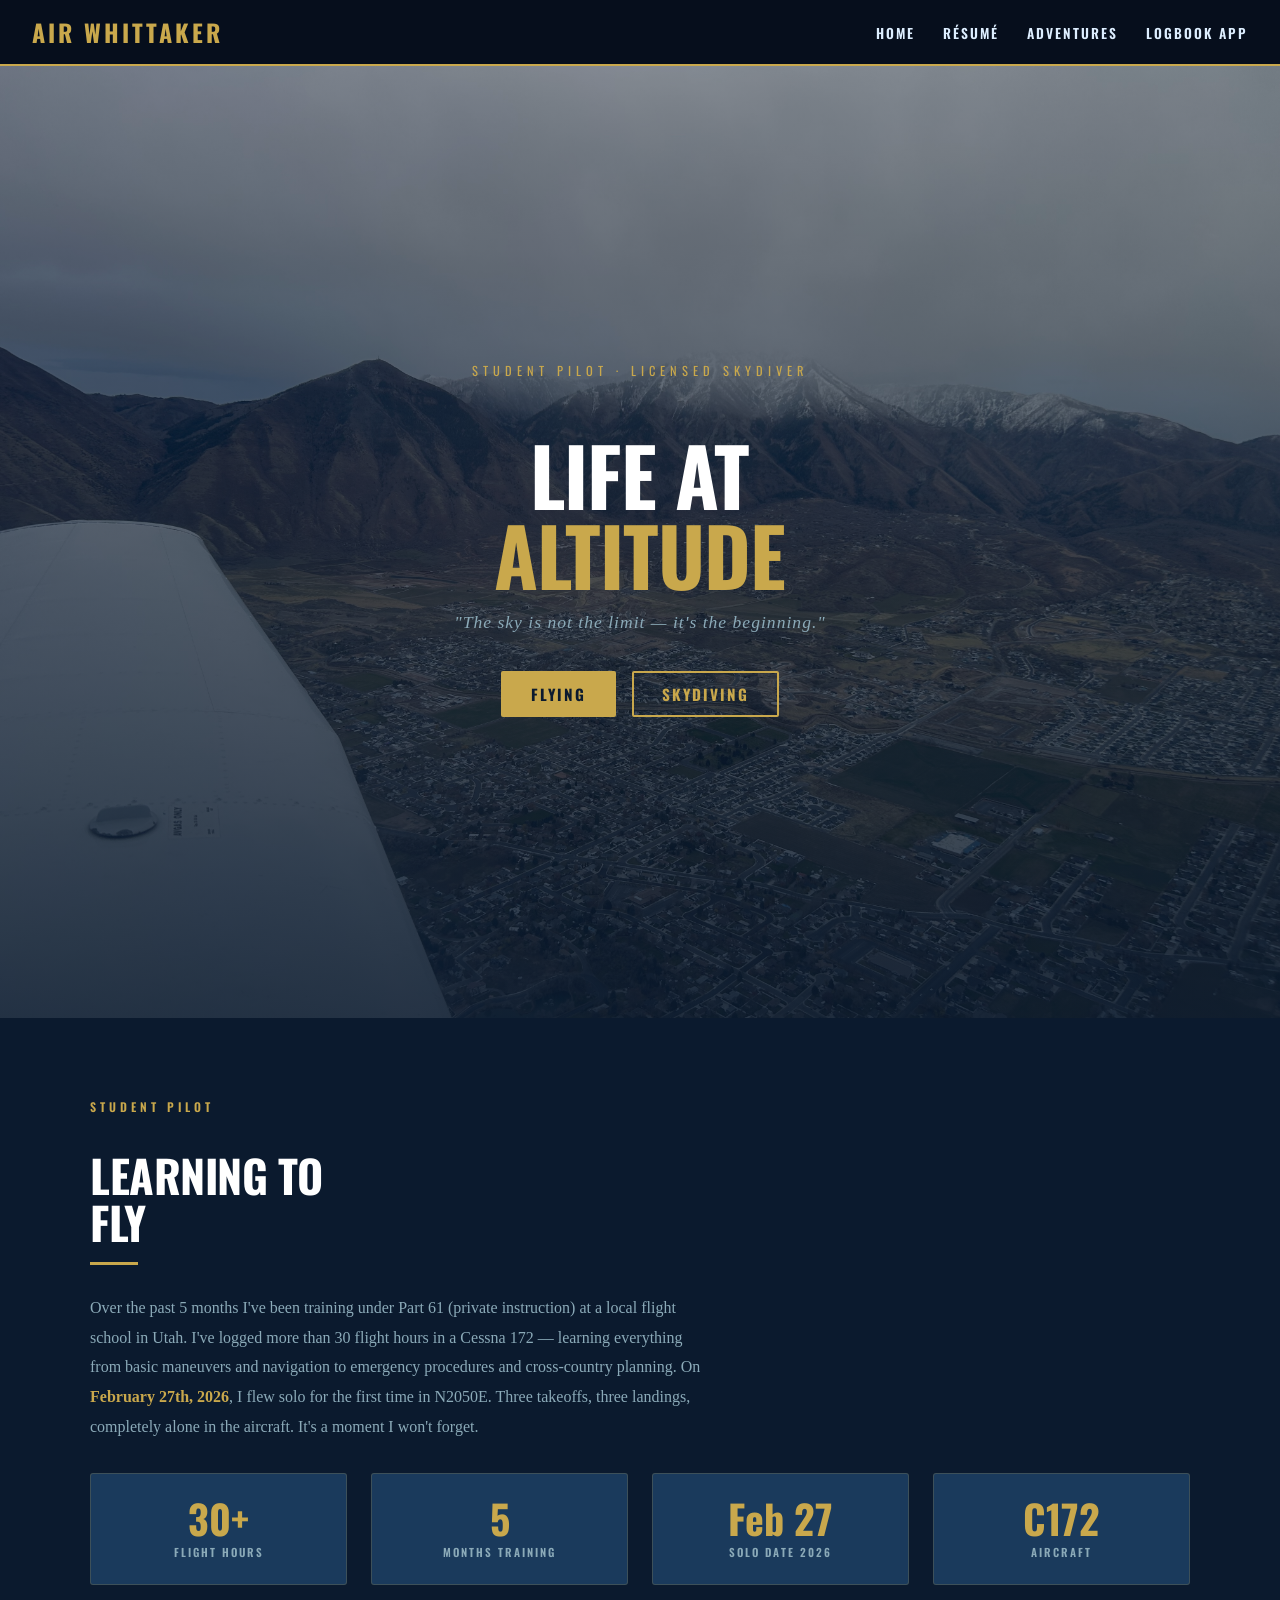
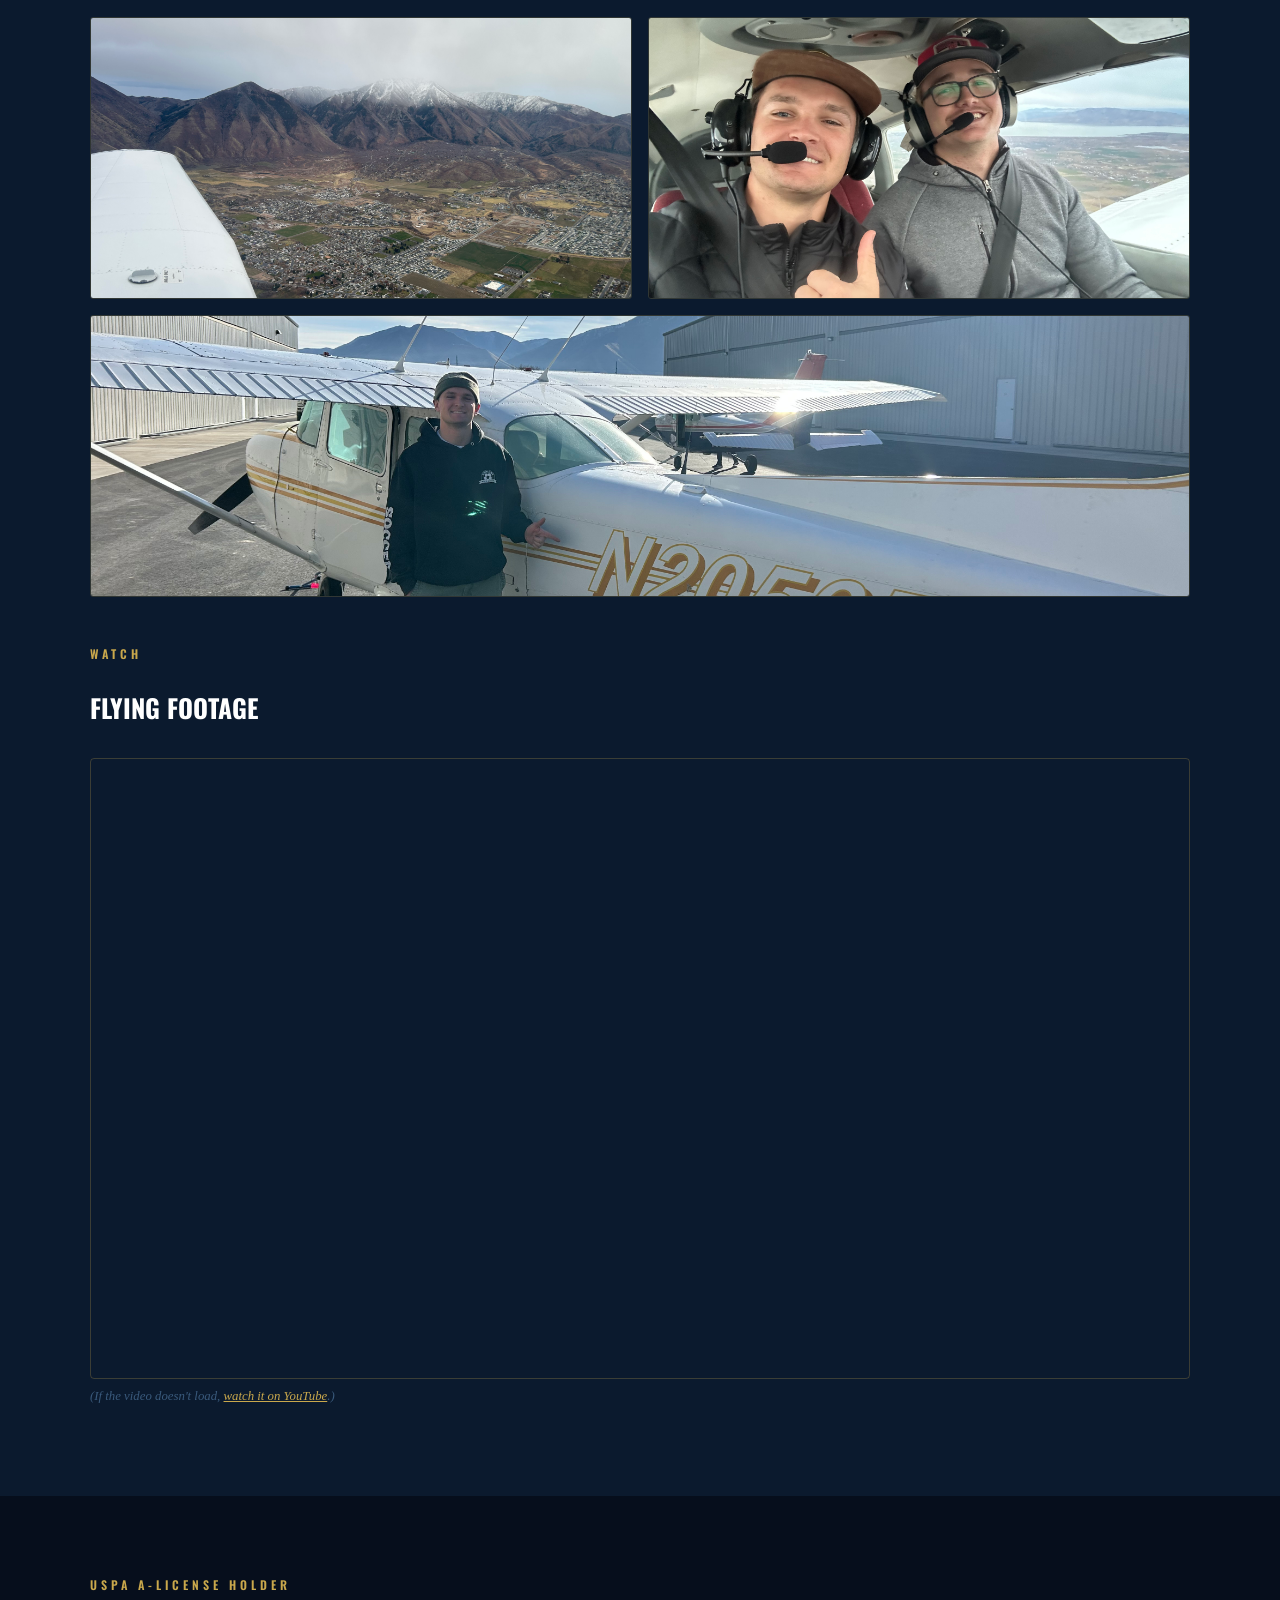
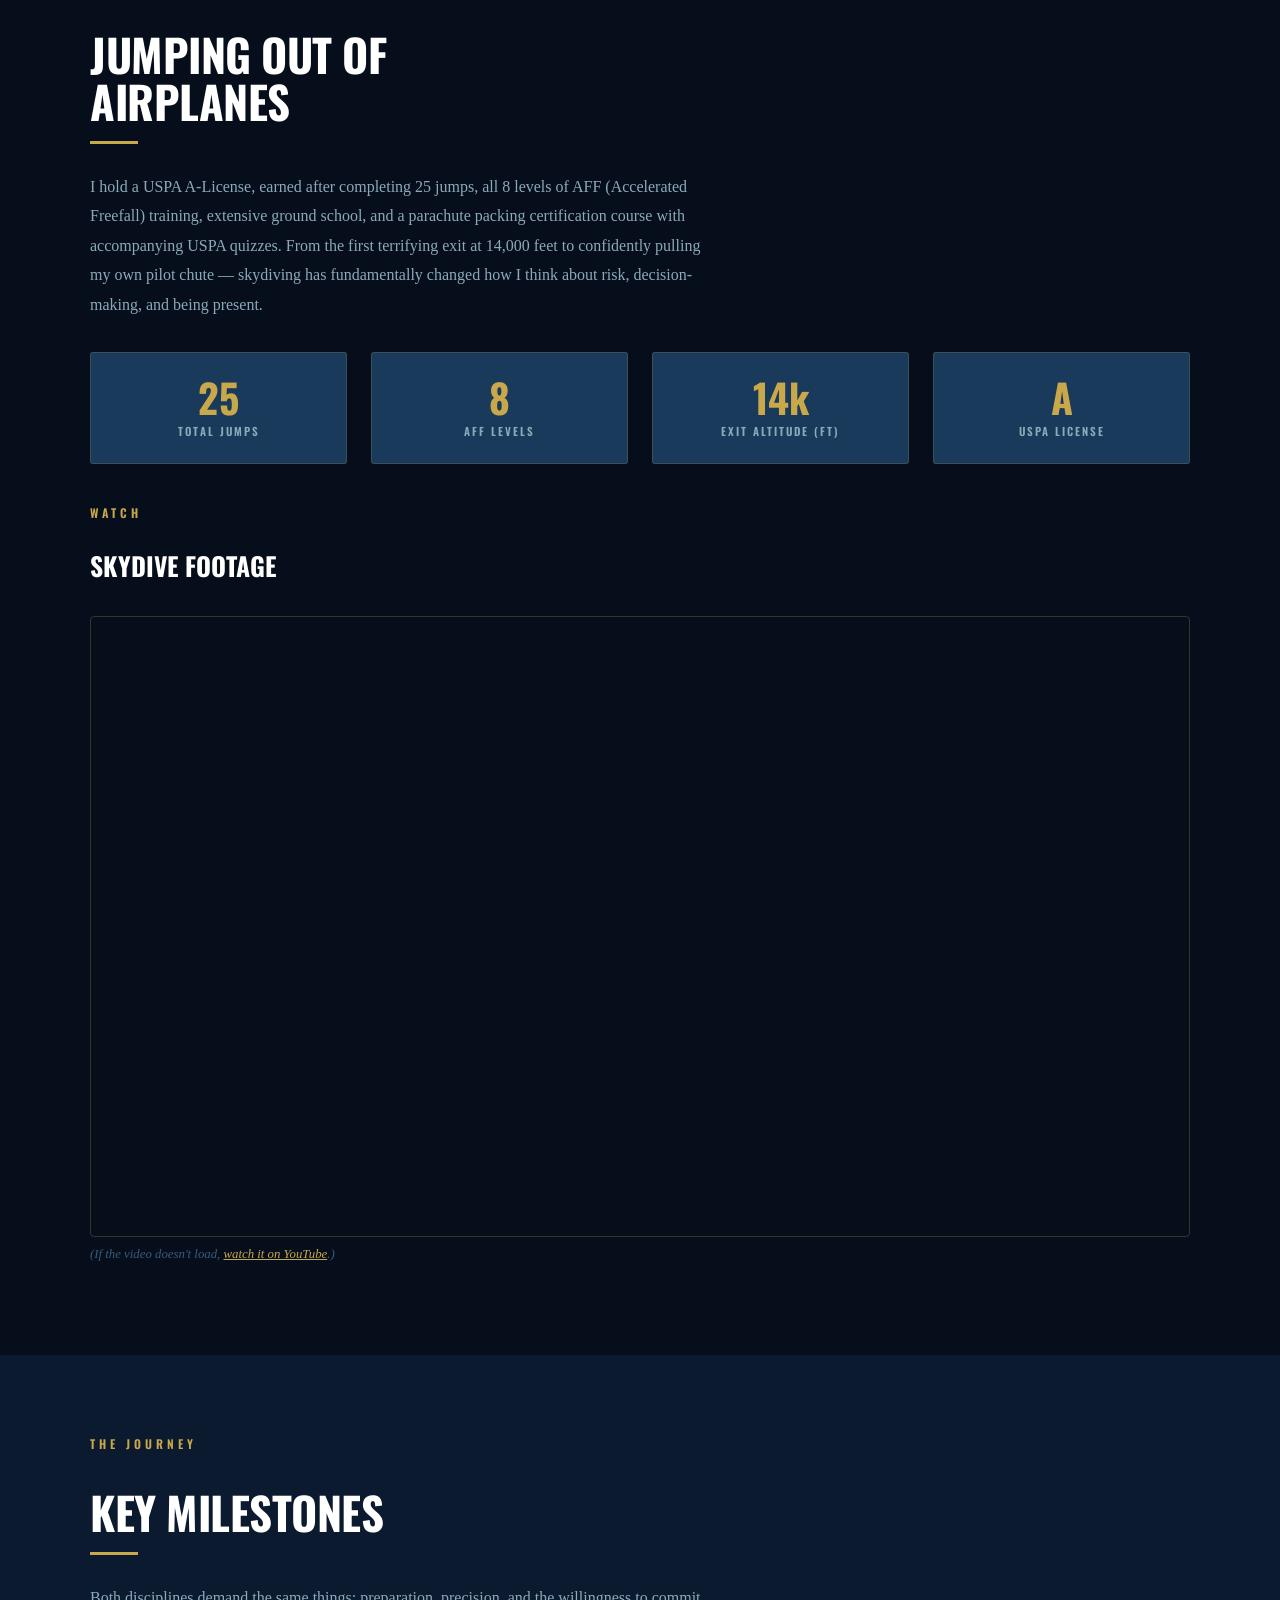
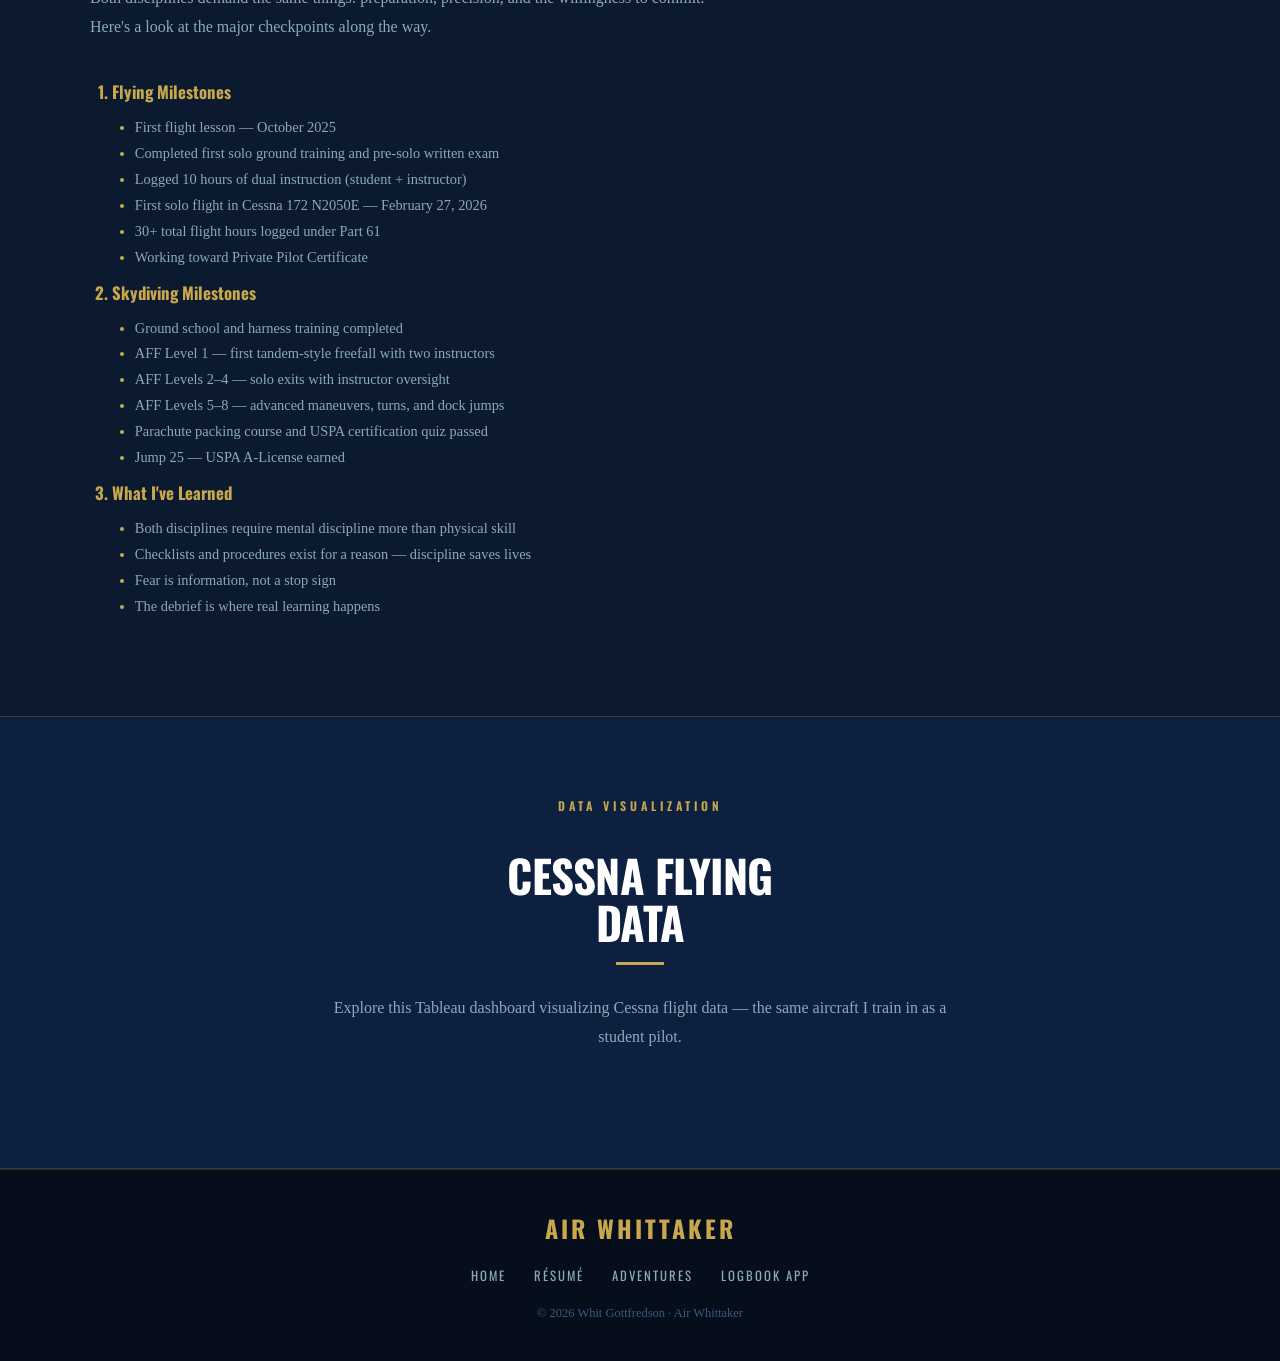
<file: scratch.html>
<!DOCTYPE html>
<html lang="en">
<head>
  <meta charset="UTF-8"/>
  <meta name="viewport" content="width=device-width, initial-scale=1.0"/>
  <title>Adventures | Air Whittaker</title>
  <link rel="stylesheet" href="style.css"/>
  <link href="https://fonts.googleapis.com/css2?family=Oswald:wght@300;400;600;700&display=swap" rel="stylesheet"/>
</head>
<body>

<!-- NAVIGATION -->
<div id="top-nav">
  <a href="index.html" class="brand">Air Whittaker</a>
  <div class="nav-links">
    <a href="index.html">Home</a>
    <a href="resume.html">Résumé</a>
    <a href="scratch.html">Adventures</a>
    <a href="app.html">Logbook App</a>
  </div>
</div>

<!-- HERO — uses background-image set inline so it works with the CSS background-color fallback -->
<div id="hero" style="background-image: linear-gradient(to bottom, rgba(6,14,28,0.45) 0%, rgba(11,26,46,0.88) 100%), url('flying-aerial.jpeg'); background-size: cover; background-position: center;">
  <div id="hero-content">
    <div style="font-family:'Oswald',sans-serif; font-size:0.78rem; letter-spacing:5px; text-transform:uppercase; color:#c9a84c; margin-bottom:14px;">Student Pilot · Licensed Skydiver</div>
    <h1>Life at<br><span class="gold">Altitude</span></h1>
    <p class="tagline">"The sky is not the limit — it's the beginning."</p>
    <a href="#flying" class="btn-scratch">Flying</a>
    <a href="#skydiving" class="btn-outline-scratch">Skydiving</a>
  </div>
</div>

<!-- FLYING SECTION -->
<div id="flying-section">
  <a id="flying"></a><!-- on-page anchor -->
  <div class="section-eyebrow">Student Pilot</div>
  <h2 class="section-heading">Learning to<br>Fly</h2>
  <div class="gold-bar"></div>
  <p class="body-text">
    Over the past 5 months I've been training under Part 61 (private instruction) at a local flight school in Utah. 
    I've logged more than 30 flight hours in a Cessna 172 — learning everything from basic maneuvers and navigation 
    to emergency procedures and cross-country planning. On <strong style="color:#c9a84c;">February 27th, 2026</strong>, 
    I flew solo for the first time in N2050E. Three takeoffs, three landings, completely alone in the aircraft. 
    It's a moment I won't forget.
  </p>

  <div class="stats-row">
    <div class="stat-box">
      <div class="stat-number">30+</div>
      <div class="stat-label">Flight Hours</div>
    </div>
    <div class="stat-box">
      <div class="stat-number">5</div>
      <div class="stat-label">Months Training</div>
    </div>
    <div class="stat-box">
      <div class="stat-number">Feb 27</div>
      <div class="stat-label">Solo Date 2026</div>
    </div>
    <div class="stat-box">
      <div class="stat-number">C172</div>
      <div class="stat-label">Aircraft</div>
    </div>
  </div>

  <div class="photo-row">
    <img src="flying-aerial.jpeg" alt="Aerial view of Utah Valley from Cessna 172"/>
    <img src="cockpit-selfie.jpeg" alt="In the cockpit with flight instructor"/>
    <img src="first-solo.jpeg" alt="Whit next to Cessna N2050E after first solo flight"/>
  </div>

  <!-- YouTube Flying Video — REPLACE VIDEO_ID_HERE with your actual YouTube video ID -->
  <div style="margin-top:48px;">
    <div class="section-eyebrow">Watch</div>
    <h3 style="font-family:'Oswald',sans-serif; font-size:1.6rem; font-weight:700; color:#fff; text-transform:uppercase; margin-bottom:16px;">Flying Footage</h3>
    <div class="video-wrapper">
      <iframe
        src="https://www.youtube.com/embed/X_-zrsSr_b0"
        title="Piloting a Cessna 172 over Utah"
        allow="accelerometer; autoplay; clipboard-write; encrypted-media; gyroscope; picture-in-picture"
        allowfullscreen>
      </iframe>
    </div>
    <p style="color:#3a5a7c; font-size:0.8rem; font-family:'Georgia',serif; margin-top:10px; font-style:italic;">
      (If the video doesn't load, <a href="https://www.youtube.com/watch?v=X_-zrsSr_b0" target="_blank" style="color:#c9a84c;">watch it on YouTube</a>.)
    </p>
  </div>
</div>

<!-- SKYDIVING SECTION -->
<div id="skydiving-section">
  <a id="skydiving"></a><!-- on-page anchor -->
  <div id="skydiving-inner">
    <div class="section-eyebrow">USPA A-License Holder</div>
    <h2 class="section-heading">Jumping Out of<br>Airplanes</h2>
    <div class="gold-bar"></div>
    <p class="body-text">
      I hold a USPA A-License, earned after completing 25 jumps, all 8 levels of AFF (Accelerated Freefall) training, 
      extensive ground school, and a parachute packing certification course with accompanying USPA quizzes. 
      From the first terrifying exit at 14,000 feet to confidently pulling my own pilot chute — 
      skydiving has fundamentally changed how I think about risk, decision-making, and being present.
    </p>

    <div class="stats-row">
      <div class="stat-box">
        <div class="stat-number">25</div>
        <div class="stat-label">Total Jumps</div>
      </div>
      <div class="stat-box">
        <div class="stat-number">8</div>
        <div class="stat-label">AFF Levels</div>
      </div>
      <div class="stat-box">
        <div class="stat-number">14k</div>
        <div class="stat-label">Exit Altitude (ft)</div>
      </div>
      <div class="stat-box">
        <div class="stat-number">A</div>
        <div class="stat-label">USPA License</div>
      </div>
    </div>

    <!-- YouTube Skydiving Video — REPLACE SKYDIVE_VIDEO_ID with your actual YouTube video ID -->
    <div style="margin-top:40px;">
      <div class="section-eyebrow">Watch</div>
      <h3 style="font-family:'Oswald',sans-serif; font-size:1.6rem; font-weight:700; color:#fff; text-transform:uppercase; margin-bottom:16px;">Skydive Footage</h3>
      <div class="video-wrapper">
        <iframe
          src="https://www.youtube.com/embed/0ESNOzSBURw?start=71&end=81"
          title="Skydiving — USPA A-License Training"
          allow="accelerometer; autoplay; clipboard-write; encrypted-media; gyroscope; picture-in-picture"
          allowfullscreen>
        </iframe>
      </div>
      <p style="color:#3a5a7c; font-size:0.8rem; font-family:'Georgia',serif; margin-top:10px; font-style:italic;">
        (If the video doesn't load, <a href="https://www.youtube.com/watch?v=0ESNOzSBURw&t=71" target="_blank" style="color:#c9a84c;">watch it on YouTube</a>.)
      </p>
    </div>
  </div>
</div>

<!-- MILESTONES — nested list section -->
<div id="milestones-section">
  <a id="milestones"></a><!-- on-page anchor -->
  <div class="section-eyebrow">The Journey</div>
  <h2 class="section-heading">Key Milestones</h2>
  <div class="gold-bar"></div>
  <p class="body-text" style="margin-bottom:32px;">
    Both disciplines demand the same things: preparation, precision, and the willingness to commit. Here's a look at the major checkpoints along the way.
  </p>

  <!-- REQUIRED: Ordered list containing unordered lists -->
  <ol class="outer-list">
    <li>
      Flying Milestones
      <ul class="inner-list">
        <li>First flight lesson — October 2025</li>
        <li>Completed first solo ground training and pre-solo written exam</li>
        <li>Logged 10 hours of dual instruction (student + instructor)</li>
        <li>First solo flight in Cessna 172 N2050E — February 27, 2026</li>
        <li>30+ total flight hours logged under Part 61</li>
        <li>Working toward Private Pilot Certificate</li>
      </ul>
    </li>
    <li>
      Skydiving Milestones
      <ul class="inner-list">
        <li>Ground school and harness training completed</li>
        <li>AFF Level 1 — first tandem-style freefall with two instructors</li>
        <li>AFF Levels 2–4 — solo exits with instructor oversight</li>
        <li>AFF Levels 5–8 — advanced maneuvers, turns, and dock jumps</li>
        <li>Parachute packing course and USPA certification quiz passed</li>
        <li>Jump 25 — USPA A-License earned</li>
      </ul>
    </li>
    <li>
      What I've Learned
      <ul class="inner-list">
        <li>Both disciplines require mental discipline more than physical skill</li>
        <li>Checklists and procedures exist for a reason — discipline saves lives</li>
        <li>Fear is information, not a stop sign</li>
        <li>The debrief is where real learning happens</li>
      </ul>
    </li>
  </ol>
</div>

<!-- TABLEAU SECTION -->
<div id="tableau-section">
  <div id="tableau-inner">
    <div class="section-eyebrow">Data Visualization</div>
    <h2 class="section-heading" style="color:#fff;">Cessna Flying<br>Data</h2>
    <div class="gold-bar" style="margin: 0 auto 28px;"></div>
    <p class="body-text" style="margin: 0 auto 36px; text-align:center;">
      Explore this Tableau dashboard visualizing Cessna flight data — the same aircraft I train in as a student pilot.
    </p>
    <!-- Tableau Public embed — Whit's own Cessna flying data -->
    <div class='tableauPlaceholder' id='viz1776201844486' style='position: relative; max-width:100%; overflow:hidden;'>
      <noscript>
        <a href='#'>
          <img alt='Dashboard 1' src='https://public.tableau.com/static/images/My/MyCessnaFlying/Dashboard1/1_rss.png' style='border: none'/>
        </a>
      </noscript>
      <object class='tableauViz' style='display:none;'>
        <param name='host_url' value='https%3A%2F%2Fpublic.tableau.com%2F'/>
        <param name='embed_code_version' value='3'/>
        <param name='site_root' value=''/>
        <param name='name' value='MyCessnaFlying&#47;Dashboard1'/>
        <param name='tabs' value='no'/>
        <param name='toolbar' value='yes'/>
        <param name='static_image' value='https://public.tableau.com/static/images/My/MyCessnaFlying/Dashboard1/1.png'/>
        <param name='animate_transition' value='yes'/>
        <param name='display_static_image' value='yes'/>
        <param name='display_spinner' value='yes'/>
        <param name='display_overlay' value='yes'/>
        <param name='display_count' value='yes'/>
        <param name='language' value='en-US'/>
      </object>
    </div>
    <script type='text/javascript'>
      var divElement = document.getElementById('viz1776201844486');
      var vizElement = divElement.getElementsByTagName('object')[0];
      if (divElement.offsetWidth > 800) {
        vizElement.style.width='1500px'; vizElement.style.height='1227px';
      } else if (divElement.offsetWidth > 500) {
        vizElement.style.width='1500px'; vizElement.style.height='1227px';
      } else {
        vizElement.style.width='100%'; vizElement.style.height='2177px';
      }
      var scriptElement = document.createElement('script');
      scriptElement.src = 'https://public.tableau.com/javascripts/api/viz_v1.js';
      vizElement.parentNode.insertBefore(scriptElement, vizElement);
    </script>
  </div>
</div>

<!-- FOOTER -->
<div id="scratch-footer">
  <div class="footer-brand">AIR WHITTAKER</div>
  <div class="footer-links" style="margin-bottom:12px;">
    <a href="index.html">Home</a>
    <a href="resume.html">Résumé</a>
    <a href="scratch.html">Adventures</a>
    <a href="app.html">Logbook App</a>
  </div>
  <div class="copyright">© 2026 Whit Gottfredson · Air Whittaker</div>
</div>

</body>
</html>
</file>
<file: style.css>
/* ============================================
   Air Whittaker — scratch.css
   Custom stylesheet for Adventures page
   ============================================ */

/* --- ROOT & BODY --- */
body {
  font-family: 'Oswald', 'Arial Narrow', Arial, sans-serif;
  background-color: #0b1a2e;
  color: #ddeeff;
  margin: 0;
  padding: 0;
}

/* --- NAVIGATION --- */
#top-nav {
  background-color: #060e1c;
  border-bottom: 2px solid #c9a84c;
  padding: 14px 32px;
  display: flex;
  justify-content: space-between;
  align-items: center;
  flex-wrap: wrap;
  gap: 12px;
}

#top-nav .brand {
  font-family: 'Oswald', 'Arial Narrow', Arial, sans-serif;
  font-size: 1.5rem;
  font-weight: 700;
  color: #c9a84c;
  text-decoration: none;
  letter-spacing: 3px;
  text-transform: uppercase;
}

#top-nav .nav-links a {
  color: #ddeeff;
  text-decoration: none;
  margin-left: 24px;
  font-size: 0.85rem;
  letter-spacing: 2px;
  text-transform: uppercase;
  font-weight: 600;
  transition: color 0.2s;
}

#top-nav .nav-links a:hover {
  color: #c9a84c;
}

/* --- HERO SECTION --- */
#hero {
  background-color: #0d2040;
  background-image: linear-gradient(to bottom, rgba(6,14,28,0.55) 0%, rgba(11,26,46,0.85) 100%);
  background-size: cover;
  background-position: center;
  min-height: 88vh;
  display: flex;
  align-items: center;
  justify-content: center;
  text-align: center;
  padding: 80px 20px;
  position: relative;
}

#hero-content {
  position: relative;
  z-index: 2;
  max-width: 760px;
}

#hero h1 {
  font-family: 'Oswald', 'Arial Narrow', Arial, sans-serif;
  font-size: 5rem;
  font-weight: 700;
  text-transform: uppercase;
  letter-spacing: -1px;
  line-height: 1;
  color: #ffffff;
  margin-bottom: 16px;
}

#hero h1 .gold {
  color: #c9a84c;
}

#hero .tagline {
  font-size: 1.1rem;
  color: #8baab8;
  font-weight: 300;
  letter-spacing: 1px;
  margin-bottom: 32px;
  font-family: 'Georgia', serif;
  font-style: italic;
}

/* --- BUTTONS --- */
.btn-scratch {
  display: inline-block;
  background-color: #c9a84c;
  color: #0b1a2e;
  font-family: 'Oswald', 'Arial Narrow', Arial, sans-serif;
  font-weight: 700;
  letter-spacing: 2px;
  text-transform: uppercase;
  padding: 12px 30px;
  text-decoration: none;
  border-radius: 2px;
  margin: 6px;
  font-size: 0.95rem;
  border: none;
  cursor: pointer;
  transition: background-color 0.2s, transform 0.2s;
}

.btn-scratch:hover {
  background-color: #e0bf6b;
  transform: translateY(-2px);
}

.btn-outline-scratch {
  display: inline-block;
  background-color: transparent;
  color: #c9a84c;
  border: 2px solid #c9a84c;
  font-family: 'Oswald', 'Arial Narrow', Arial, sans-serif;
  font-weight: 700;
  letter-spacing: 2px;
  text-transform: uppercase;
  padding: 10px 28px;
  text-decoration: none;
  border-radius: 2px;
  margin: 6px;
  font-size: 0.95rem;
  cursor: pointer;
  transition: all 0.2s;
}

.btn-outline-scratch:hover {
  background-color: #c9a84c;
  color: #0b1a2e;
}

/* --- SECTION CONTAINERS (DIVS) --- */
#flying-section {
  background-color: #0b1a2e;
  padding: 80px 40px;
  max-width: 1100px;
  margin: 0 auto;
}

#skydiving-section {
  background-color: #060e1c;
  padding: 80px 40px;
}

#skydiving-inner {
  max-width: 1100px;
  margin: 0 auto;
}

#tableau-section {
  background-color: #0d2040;
  padding: 80px 40px;
  text-align: center;
  border-top: 1px solid rgba(201,168,76,0.2);
  border-bottom: 1px solid rgba(201,168,76,0.2);
}

#tableau-inner {
  max-width: 1000px;
  margin: 0 auto;
}

#milestones-section {
  background-color: #0b1a2e;
  padding: 80px 40px;
  max-width: 1100px;
  margin: 0 auto;
}

/* --- SECTION LABELS --- */
.section-eyebrow {
  font-family: 'Oswald', 'Arial Narrow', Arial, sans-serif;
  font-size: 0.75rem;
  font-weight: 600;
  letter-spacing: 4px;
  text-transform: uppercase;
  color: #c9a84c;
  margin-bottom: 10px;
}

.section-heading {
  font-family: 'Oswald', 'Arial Narrow', Arial, sans-serif;
  font-size: 2.8rem;
  font-weight: 700;
  text-transform: uppercase;
  letter-spacing: -0.5px;
  color: #ffffff;
  line-height: 1.05;
  margin-bottom: 16px;
}

.gold-bar {
  width: 48px;
  height: 3px;
  background-color: #c9a84c;
  margin: 0 0 28px 0;
}

.body-text {
  font-family: 'Georgia', serif;
  font-size: 1rem;
  color: #8baab8;
  line-height: 1.85;
  max-width: 620px;
}

/* --- PHOTO GRID --- */
.photo-row {
  display: flex;
  gap: 16px;
  flex-wrap: wrap;
  margin-top: 32px;
}

.photo-row img {
  flex: 1 1 260px;
  max-width: 100%;
  height: 280px;
  object-fit: cover;
  border-radius: 3px;
  border: 1px solid rgba(201,168,76,0.2);
  transition: transform 0.3s;
}

.photo-row img:hover {
  transform: scale(1.02);
}

/* --- VIDEO EMBED --- */
.video-wrapper {
  position: relative;
  padding-bottom: 56.25%;
  height: 0;
  overflow: hidden;
  border-radius: 4px;
  border: 1px solid rgba(201,168,76,0.25);
  margin-top: 32px;
}

.video-wrapper iframe {
  position: absolute;
  top: 0; left: 0;
  width: 100%; height: 100%;
  border: 0;
}

/* --- MILESTONE LIST (nested lists) --- */
.milestone-category {
  font-family: 'Oswald', 'Arial Narrow', Arial, sans-serif;
  font-size: 1rem;
  font-weight: 600;
  letter-spacing: 1px;
  text-transform: uppercase;
  color: #ddeeff;
  margin-bottom: 8px;
}

ol.outer-list {
  color: #c9a84c;
  font-family: 'Oswald', 'Arial Narrow', Arial, sans-serif;
  font-weight: 700;
  font-size: 1.05rem;
  padding-left: 1.4rem;
  line-height: 2.2;
}

ul.inner-list {
  color: #8baab8;
  font-family: 'Georgia', serif;
  font-weight: 400;
  font-size: 0.9rem;
  padding-left: 1.4rem;
  line-height: 1.8;
  list-style-type: disc;
  margin-top: 4px;
  margin-bottom: 4px;
}

ul.inner-list li::marker {
  color: #c9a84c;
}

/* --- STATS ROW --- */
.stats-row {
  display: flex;
  gap: 24px;
  flex-wrap: wrap;
  margin: 32px 0;
}

.stat-box {
  background-color: #1a3a5c;
  border: 1px solid rgba(201,168,76,0.2);
  border-radius: 3px;
  padding: 24px 32px;
  text-align: center;
  flex: 1 1 140px;
}

.stat-number {
  font-family: 'Oswald', 'Arial Narrow', Arial, sans-serif;
  font-size: 2.5rem;
  font-weight: 700;
  color: #c9a84c;
  line-height: 1;
}

.stat-label {
  font-family: 'Oswald', 'Arial Narrow', Arial, sans-serif;
  font-size: 0.7rem;
  font-weight: 600;
  letter-spacing: 2px;
  text-transform: uppercase;
  color: #8baab8;
  margin-top: 6px;
}

/* --- FOOTER --- */
#scratch-footer {
  background-color: #060e1c;
  border-top: 1px solid rgba(201,168,76,0.2);
  padding: 40px 32px;
  text-align: center;
  font-family: 'Oswald', 'Arial Narrow', Arial, sans-serif;
}

#scratch-footer .footer-brand {
  font-size: 1.5rem;
  font-weight: 700;
  color: #c9a84c;
  letter-spacing: 3px;
  margin-bottom: 16px;
}

#scratch-footer .footer-links a {
  color: #8baab8;
  text-decoration: none;
  margin: 0 12px;
  font-size: 0.8rem;
  letter-spacing: 2px;
  text-transform: uppercase;
  transition: color 0.2s;
}

#scratch-footer .footer-links a:hover {
  color: #c9a84c;
}

#scratch-footer .copyright {
  color: #3a5a7c;
  font-size: 0.78rem;
  margin-top: 20px;
  font-family: 'Georgia', serif;
}
</file>
